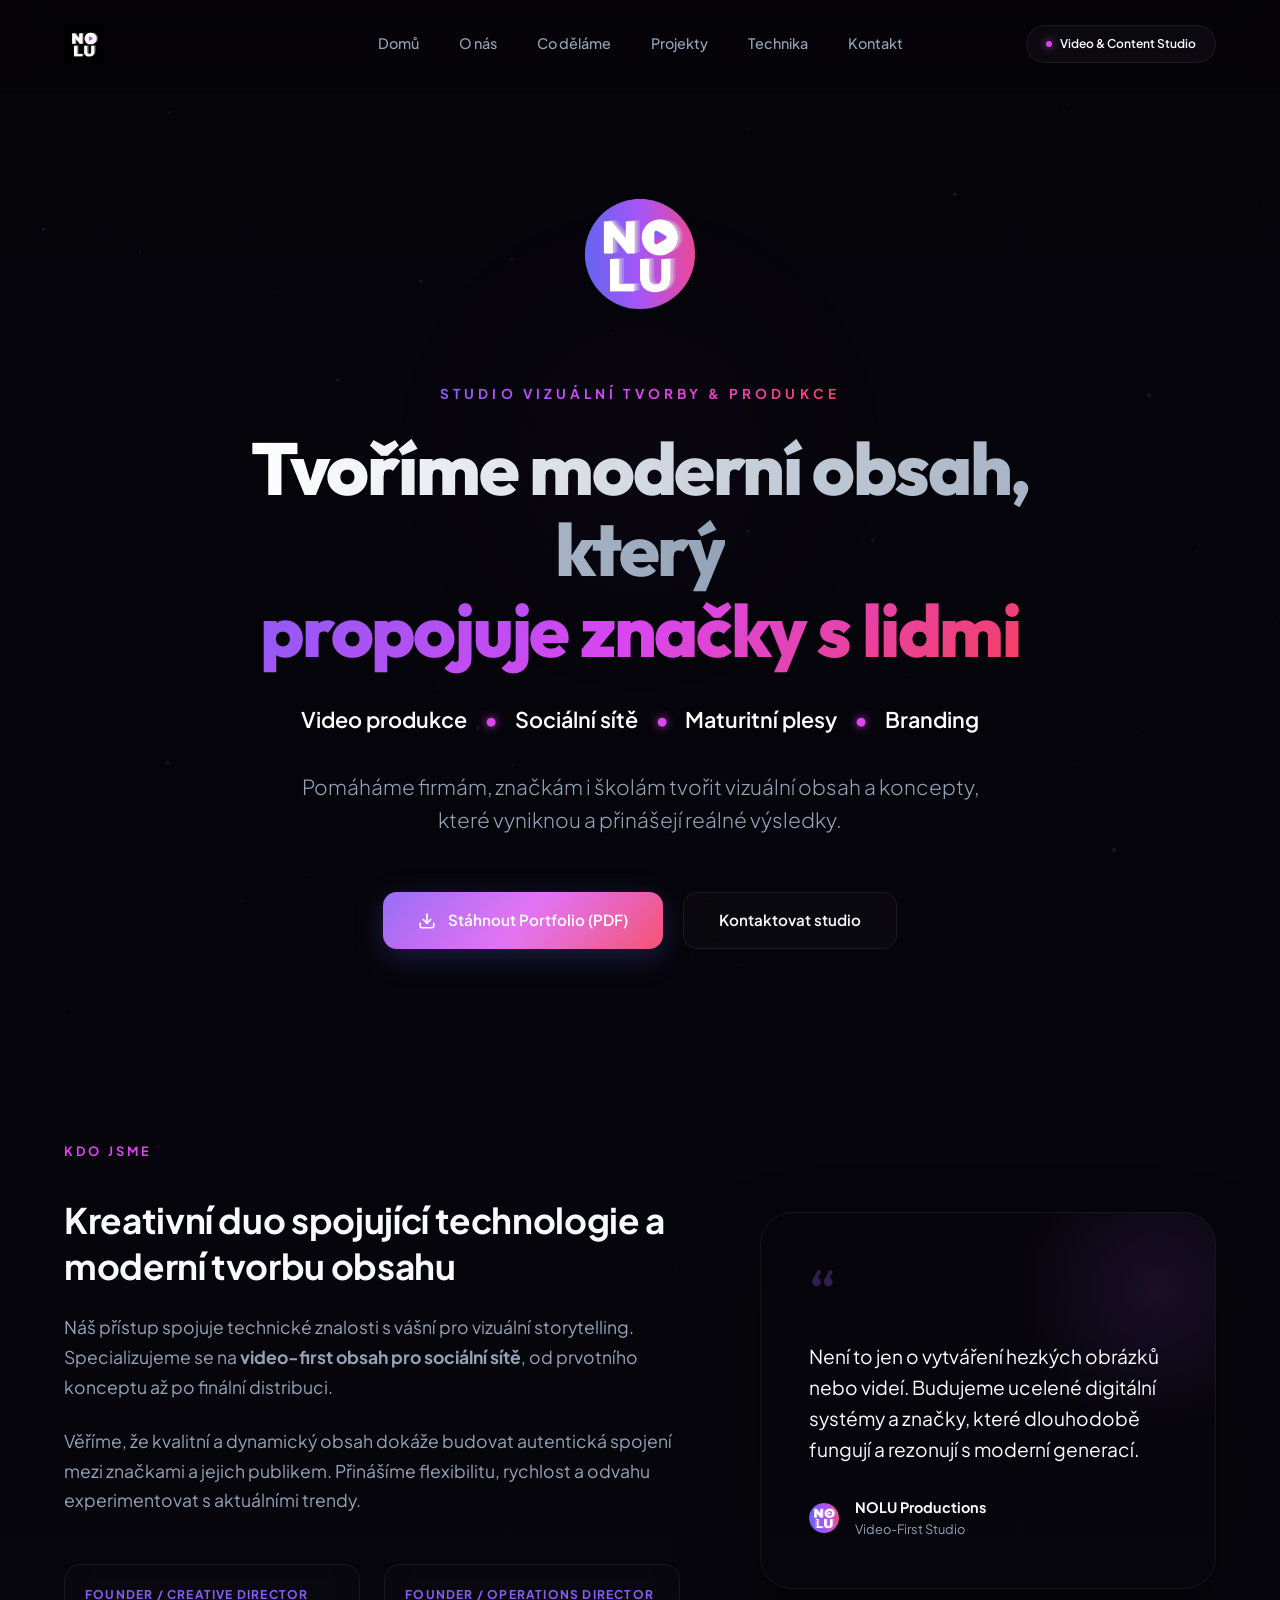
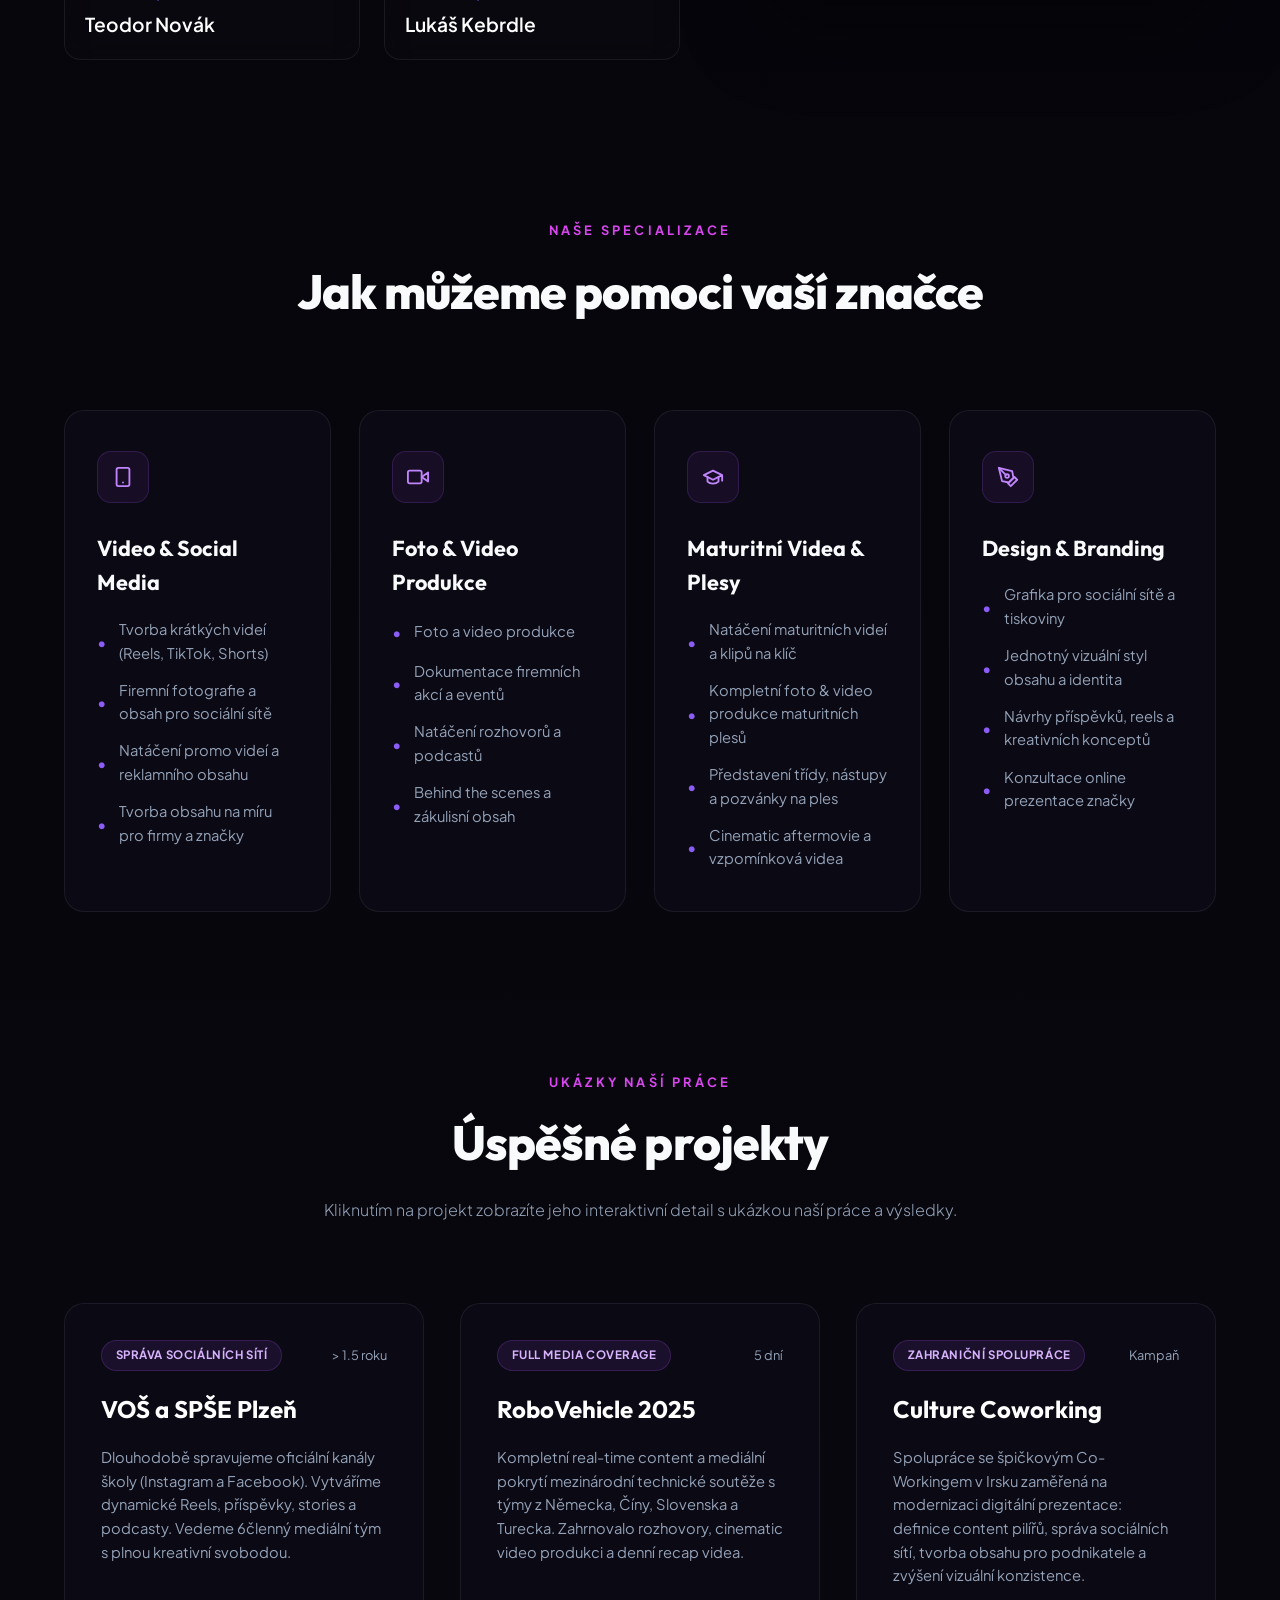
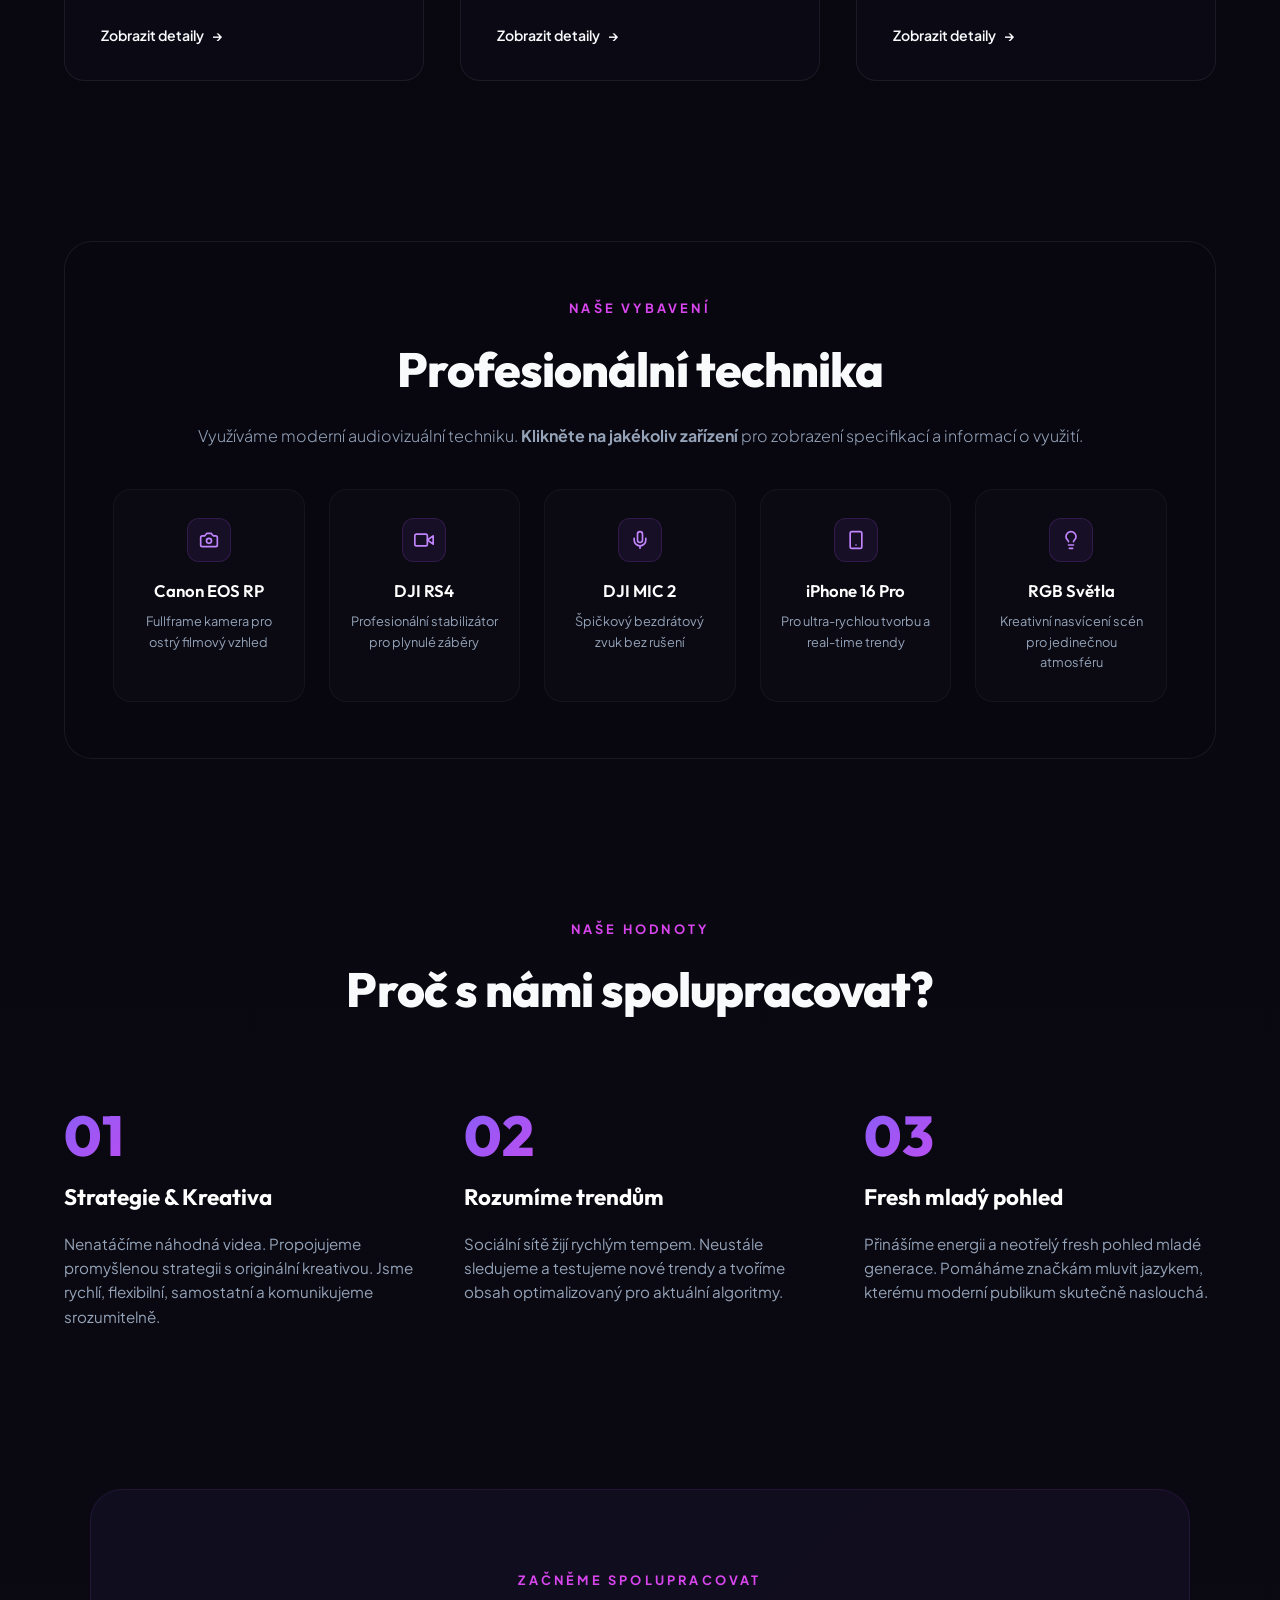
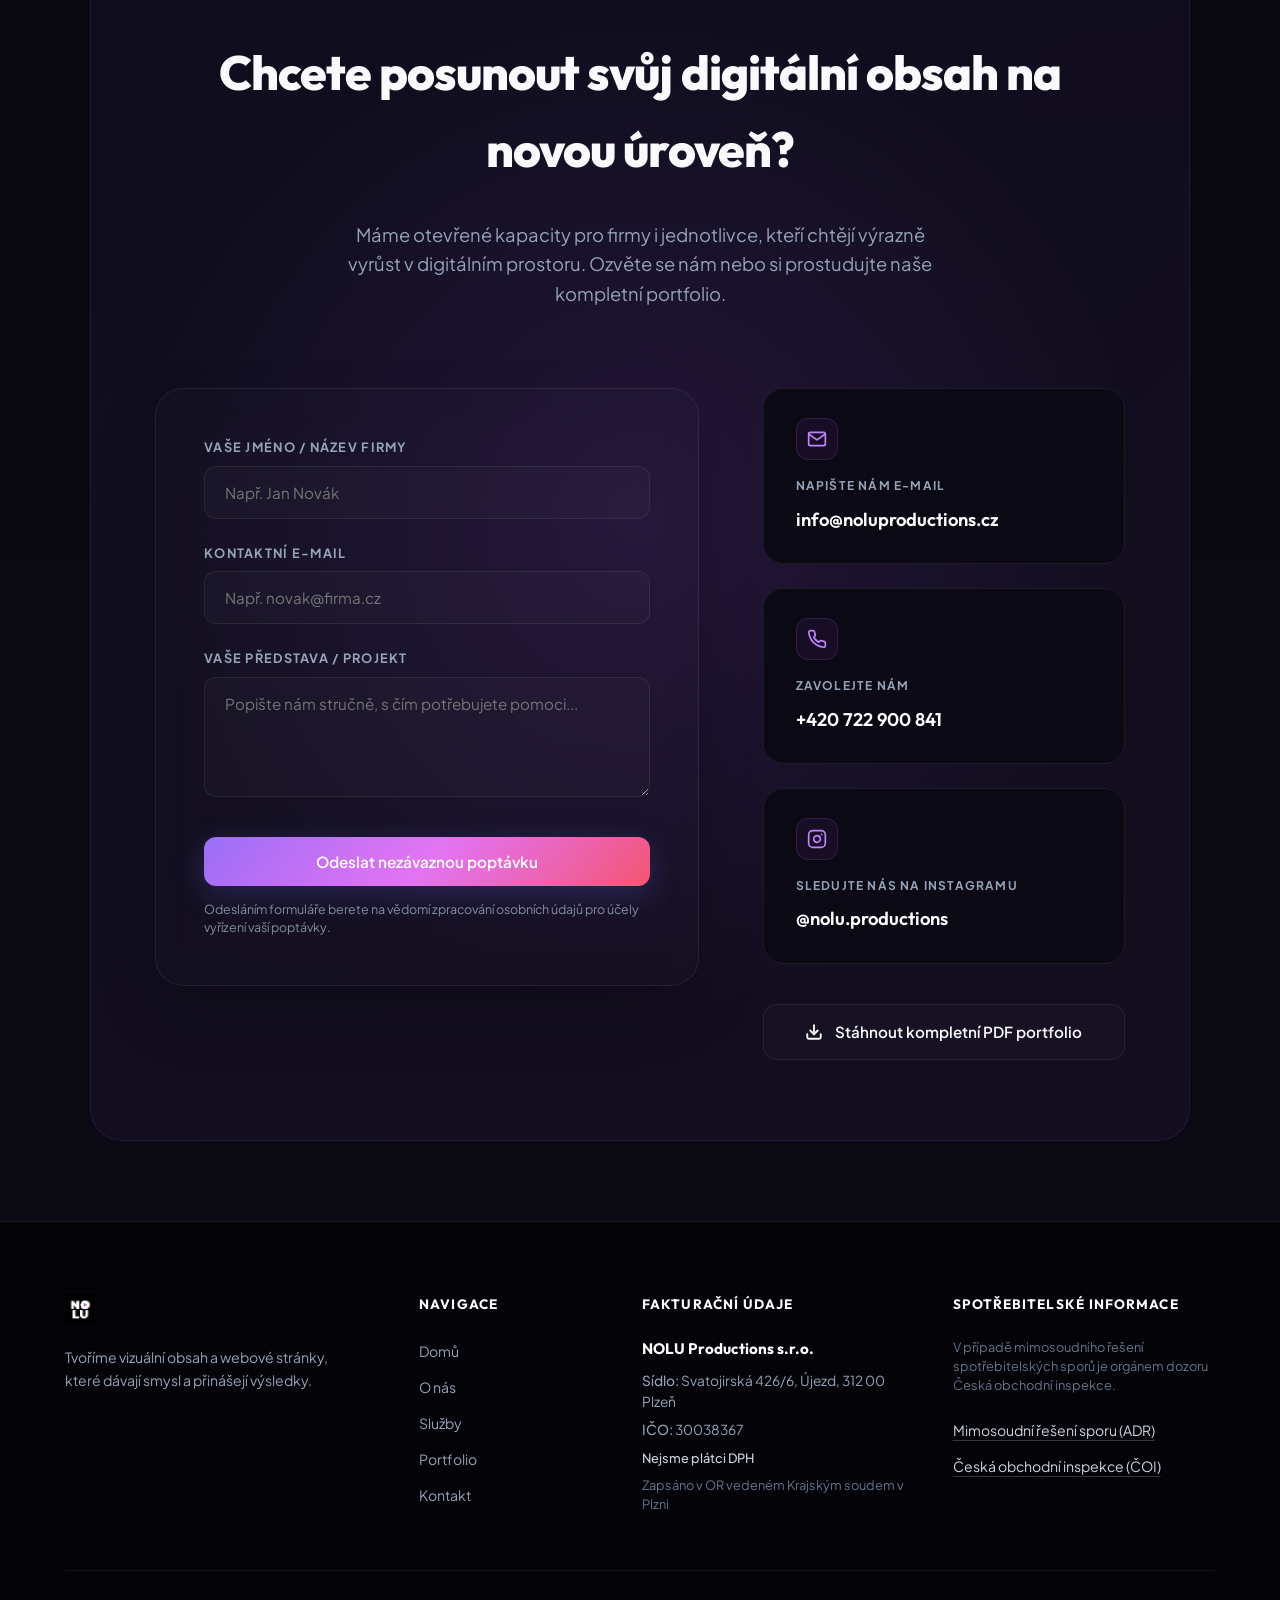
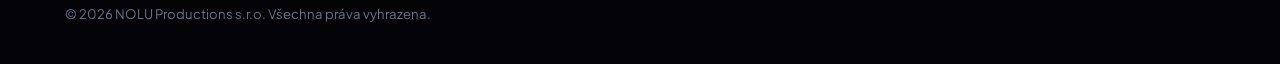
<file: index.html>
<!DOCTYPE html>
<html lang="cs">
<head>
    <!-- Google tag (gtag.js) -->
    <script async src="https://www.googletagmanager.com/gtag/js?id=G-DESPZNZKZW"></script>
    <script>
      window.dataLayer = window.dataLayer || [];
      function gtag(){dataLayer.push(arguments);}
      gtag('js', new Date());

      gtag('config', 'G-DESPZNZKZW');
    </script>
    <meta charset="UTF-8">
    <meta name="viewport" content="width=device-width, initial-scale=1.0">
    <title>NOLU Productions | Správa sociálních sítí, Reels a Video Produkce</title>
    <meta name="description" content="Tvoříme moderní obsah, který propojuje značky s lidmi. Reels, video produkce, branding a marketing pro firmy.">
    <meta name="keywords" content="social media, reels, marketing, video produkce, správa sociálních sítí, branding, Plzeň, NOLU Productions">
    <meta name="author" content="NOLU Productions">
    <link rel="canonical" href="https://www.noluproductions.cz/">
    <link rel="icon" type="image/png" sizes="32x32" href="favicon.png">
    <link rel="icon" type="image/png" sizes="48x48" href="favicon.png">
    <link rel="icon" type="image/png" sizes="192x192" href="favicon.png">
    <link rel="apple-touch-icon" sizes="180x180" href="favicon.png">
    <meta property="og:title" content="NOLU Productions">
    <meta property="og:description" content="Tvoříme moderní obsah, který propojuje značky s lidmi.">
    <meta property="og:url" content="https://www.noluproductions.cz">
    <meta property="og:type" content="website">
    <meta property="og:image" content="https://www.noluproductions.cz/logo.png">
    <!-- Google Fonts -->
    <link rel="preconnect" href="https://fonts.googleapis.com">
    <link rel="preconnect" href="https://fonts.gstatic.com" crossorigin>
    <link href="https://fonts.googleapis.com/css2?family=Outfit:wght@300;400;500;600;700;800&family=Plus+Jakarta+Sans:wght@300;400;500;600;700&display=swap" rel="stylesheet">
    <!-- External CSS stylesheet -->
    <link rel="stylesheet" href="css/style.css?v=4.4">
    <!-- External JS script -->
    <script src="js/script.js?v=4.4" defer></script>
    <!-- Structured Data / Schema.org JSON-LD -->
    <script type="application/ld+json">
    {
      "@context": "https://schema.org",
      "@graph": [
        {
          "@type": "LocalBusiness",
          "@id": "https://www.noluproductions.cz/#business",
          "name": "NOLU Productions",
          "alternateName": "NOLU Productions s.r.o.",
          "description": "Tvoříme moderní obsah, který propojuje značky s lidmi. Reels, video produkce, správa sociálních sítí, branding a marketing pro firmy.",
          "url": "https://www.noluproductions.cz",
          "logo": "https://www.noluproductions.cz/logo.png",
          "image": "https://www.noluproductions.cz/logo.png",
          "email": "info@noluproductions.cz",
          "address": {
            "@type": "PostalAddress",
            "addressLocality": "Plzeň",
            "addressCountry": "CZ"
          },
          "areaServed": {
            "@type": "Country",
            "name": "Česká republika"
          },
          "sameAs": [
            "https://www.instagram.com/noluproductions",
            "https://www.facebook.com/noluproductions"
          ],
          "priceRange": "$$",
          "currenciesAccepted": "CZK",
          "openingHoursSpecification": {
            "@type": "OpeningHoursSpecification",
            "dayOfWeek": ["Monday","Tuesday","Wednesday","Thursday","Friday"],
            "opens": "09:00",
            "closes": "18:00"
          },
          "hasOfferCatalog": {
            "@type": "OfferCatalog",
            "name": "Služby NOLU Productions",
            "itemListElement": [
              {
                "@type": "Offer",
                "itemOffered": {
                  "@type": "Service",
                  "name": "Video produkce",
                  "description": "Profesionální video produkce pro firmy, maturitní plesy a události."
                }
              },
              {
                "@type": "Offer",
                "itemOffered": {
                  "@type": "Service",
                  "name": "Správa sociálních sítí",
                  "description": "Kompletní správa a tvorba obsahu pro Instagram, Facebook a TikTok."
                }
              },
              {
                "@type": "Offer",
                "itemOffered": {
                  "@type": "Service",
                  "name": "Reels a krátká videa",
                  "description": "Tvorba virálních Reels a krátkých videí pro sociální sítě."
                }
              },
              {
                "@type": "Offer",
                "itemOffered": {
                  "@type": "Service",
                  "name": "Branding a grafika",
                  "description": "Vytváření vizuální identity a grafických materiálů pro firmy."
                }
              }
            ]
          }
        },
        {
          "@type": "WebSite",
          "@id": "https://www.noluproductions.cz/#website",
          "url": "https://www.noluproductions.cz",
          "name": "NOLU Productions",
          "description": "Studio vizuální tvorby a produkce — video, sociální sítě, branding.",
          "inLanguage": "cs",
          "publisher": {
            "@id": "https://www.noluproductions.cz/#business"
          }
        }
      ]
    }
    </script>
</head>
<body>

    <!-- Spotlight element tracking cursor glow -->
    <div class="spotlight" id="spotlight"></div>

    <!-- Header Navigation -->
    <header id="header">
        <a href="#" class="logo-container">
            <img src="GRAFIKA/LOGA/PNG/logo-navbar.png" alt="Nolu Productions" class="logo-img">
        </a>
        <nav>
            <a href="#hero">Domů</a>
            <a href="#o-nas">O nás</a>
            <a href="#sluzby">Co děláme</a>
            <a href="#projekty">Projekty</a>
            <a href="#technika">Technika</a>
            <a href="#kontakt">Kontakt</a>
        </nav>
        <div class="nav-actions">
            <div class="status-badge">
                <span class="status-dot"></span>
                Video & Content Studio
            </div>
        </div>
        <button class="menu-toggle" id="menu-toggle" aria-label="Menu">
            <span></span>
            <span></span>
            <span></span>
        </button>
    </header>

    <!-- Hero Section -->
    <section class="hero" id="hero">
        <!-- Interactive Canvas Background for subtle ambient particles -->
        <canvas id="particle-canvas"></canvas>

        <div class="hero-container">
            <div class="hero-logo-wrapper">
                <img src="GRAFIKA/LOGA/PNG/logo-hero.png" alt="Nolu Logo" class="hero-logo">
            </div>
            <span class="tagline">Studio vizuální tvorby & produkce</span>
            <h1>
                <span class="light">Tvoříme moderní obsah, který</span><br>
                <span class="colored">propojuje značky s lidmi</span>
            </h1>
            <p class="hero-tagline">
                Video produkce <span class="tag-dot">&bull;</span> Sociální sítě <span class="tag-dot">&bull;</span> Maturitní plesy <span class="tag-dot">&bull;</span> Branding
            </p>
            <p class="description">
                Pomáháme firmám, značkám i školám tvořit vizuální obsah a koncepty, které vyniknou a přinášejí reálné výsledky.
            </p>
            <div class="hero-cta">
                <a href="NOLU_portfolio.pdf" download class="btn btn-primary">
                    <svg width="18" height="18" viewBox="0 0 24 24" fill="none" stroke="currentColor" stroke-width="2.2" stroke-linecap="round" stroke-linejoin="round"><path d="M21 15v4a2 2 0 0 1-2 2H5a2 2 0 0 1-2-2v-4"></path><polyline points="7 10 12 15 17 10"></polyline><line x1="12" y1="15" x2="12" y2="3"></line></svg>
                    Stáhnout Portfolio (PDF)
                </a>
                <a href="#kontakt" class="btn btn-secondary">Kontaktovat studio</a>
            </div>
        </div>
    </section>

    <!-- O nás Section -->
    <section id="o-nas" class="reveal">
        <div class="about-grid">
            <div class="about-content">
                <span class="section-subtitle">Kdo jsme</span>
                <h2 class="about-heading">Kreativní duo spojující technologie a moderní tvorbu obsahu</h2>
                <p class="about-text">
                    Náš přístup spojuje technické znalosti s vášní pro vizuální storytelling. Specializujeme se na <strong>video-first obsah pro sociální sítě</strong>, od prvotního konceptu až po finální distribuci.
                </p>
                <p class="about-text">
                    Věříme, že kvalitní a dynamický obsah dokáže budovat autentická spojení mezi značkami a jejich publikem. Přinášíme flexibilitu, rychlost a odvahu experimentovat s aktuálními trendy.
                </p>
                
                <div class="creators">
                    <div class="creator-badge">
                        <div class="creator-title">Founder / Creative Director</div>
                        <div class="creator-name">Teodor Novák</div>
                    </div>
                    <div class="creator-badge">
                        <div class="creator-title">Founder / Operations Director</div>
                        <div class="creator-name">Lukáš Kebrdle</div>
                    </div>
                </div>
            </div>

            <div class="about-visual">
                <div class="visual-card glass-card-tilt">
                    <div class="visual-card-glow"></div>
                    <div class="quote-icon">“</div>
                    <p class="quote-text">
                        Není to jen o vytváření hezkých obrázků nebo videí. Budujeme ucelené digitální systémy a značky, které dlouhodobě fungují a rezonují s moderní generací.
                    </p>
                    <div style="display: flex; align-items: center; gap: 1rem;">
                        <img src="GRAFIKA/LOGA/PNG/logo4-web.png" alt="Nolu" style="height: 30px;">
                        <div>
                            <p style="font-weight: 700; font-size: 0.9rem;">NOLU Productions</p>
                            <p style="font-size: 0.8rem; color: var(--text-secondary);">Video-First Studio</p>
                        </div>
                    </div>
                </div>
            </div>
        </div>
    </section>

    <!-- Sluzby Section -->
    <section id="sluzby" class="reveal">
        <div class="section-header">
            <span class="section-subtitle">Naše specializace</span>
            <h2 class="section-title">Jak můžeme pomoci vaší značce</h2>
        </div>
        
        <div class="services-grid">
            <!-- Service 1 -->
            <div class="service-card glass-card-tilt reveal reveal-delay-1">
                <div class="service-icon-box">
                    <svg width="22" height="22" viewBox="0 0 24 24" fill="none" stroke="currentColor" stroke-width="2" stroke-linecap="round" stroke-linejoin="round"><rect x="5" y="2" width="14" height="20" rx="2" ry="2"></rect><line x1="12" y1="18" x2="12.01" y2="18"></line></svg>
                </div>
                <h3 class="service-title">Video & Social Media</h3>
                <ul class="service-list">
                    <li>Tvorba krátkých videí (Reels, TikTok, Shorts)</li>
                    <li>Firemní fotografie a obsah pro sociální sítě</li>
                    <li>Natáčení promo videí a reklamního obsahu</li>
                    <li>Tvorba obsahu na míru pro firmy a značky</li>
                </ul>
            </div>

            <!-- Service 2 -->
            <div class="service-card glass-card-tilt reveal reveal-delay-2">
                <div class="service-icon-box">
                    <svg width="22" height="22" viewBox="0 0 24 24" fill="none" stroke="currentColor" stroke-width="2" stroke-linecap="round" stroke-linejoin="round"><path d="M23 7l-7 5 7 5V7z"></path><rect x="1" y="5" width="15" height="14" rx="2" ry="2"></rect></svg>
                </div>
                <h3 class="service-title">Foto & Video Produkce</h3>
                <ul class="service-list">
                    <li>Foto a video produkce</li>
                    <li>Dokumentace firemních akcí a eventů</li>
                    <li>Natáčení rozhovorů a podcastů</li>
                    <li>Behind the scenes a zákulisní obsah</li>
                </ul>
            </div>

            <!-- Service 3: Maturitní Videa & Plesy -->
            <div class="service-card glass-card-tilt reveal reveal-delay-3">
                <div class="service-icon-box">
                    <svg width="22" height="22" viewBox="0 0 24 24" fill="none" stroke="currentColor" stroke-width="2" stroke-linecap="round" stroke-linejoin="round"><path d="M22 10v6M2 10l10-5 10 5-10 5z"></path><path d="M6 12v5c3 3 9 3 12 0v-5"></path></svg>
                </div>
                <h3 class="service-title">Maturitní Videa & Plesy</h3>
                <ul class="service-list">
                    <li>Natáčení maturitních videí a klipů na klíč</li>
                    <li>Kompletní foto & video produkce maturitních plesů</li>
                    <li>Představení třídy, nástupy a pozvánky na ples</li>
                    <li>Cinematic aftermovie a vzpomínková videa</li>
                </ul>
            </div>

            <!-- Service 4 -->
            <div class="service-card glass-card-tilt reveal reveal-delay-4">
                <div class="service-icon-box">
                    <svg width="22" height="22" viewBox="0 0 24 24" fill="none" stroke="currentColor" stroke-width="2" stroke-linecap="round" stroke-linejoin="round"><path d="M12 19l7-7 3 3-7 7-3-3z"></path><path d="M18 13l-1.5-7.5L2 2l3.5 14.5L13 18l5-5z"></path><path d="M2 2l7.586 7.586"></path><circle cx="11" cy="11" r="2"></circle></svg>
                </div>
                <h3 class="service-title">Design & Branding</h3>
                <ul class="service-list">
                    <li>Grafika pro sociální sítě a tiskoviny</li>
                    <li>Jednotný vizuální styl obsahu a identita</li>
                    <li>Návrhy příspěvků, reels a kreativních konceptů</li>
                    <li>Konzultace online prezentace značky</li>
                </ul>
            </div>
        </div>
    </section>

    <!-- Projekty Section -->
    <section id="projekty" class="reveal">
        <div class="section-header">
            <span class="section-subtitle">Ukázky naší práce</span>
            <h2 class="section-title">Úspěšné projekty</h2>
            <p style="color: var(--text-secondary); margin-top: 1rem; font-weight: 300;">
                Kliknutím na projekt zobrazíte jeho interaktivní detail s ukázkou naší práce a výsledky.
            </p>
        </div>

        <div class="projects-grid">
            <!-- Project 1 -->
            <div class="project-card glass-card-tilt reveal reveal-delay-1" data-project-id="vos-spse">
                <div class="project-content">
                    <div class="project-meta">
                        <span class="project-tag">Správa sociálních sítí</span>
                        <span class="project-duration">> 1.5 roku</span>
                    </div>
                    <h3 class="project-title">VOŠ a SPŠE Plzeň</h3>
                    <p class="project-description">
                        Dlouhodobě spravujeme oficiální kanály školy (Instagram a Facebook). Vytváříme dynamické Reels, příspěvky, stories a podcasty. Vedeme 6členný mediální tým s plnou kreativní svobodou.
                    </p>
                    <button class="project-btn">Zobrazit detaily</button>
                </div>
            </div>

            <!-- Project 2 -->
            <div class="project-card glass-card-tilt reveal reveal-delay-2" data-project-id="robovehicle">
                <div class="project-content">
                    <div class="project-meta">
                        <span class="project-tag">Full Media Coverage</span>
                        <span class="project-duration">5 dní</span>
                    </div>
                    <h3 class="project-title">RoboVehicle 2025</h3>
                    <p class="project-description">
                        Kompletní real-time content a mediální pokrytí mezinárodní technické soutěže s týmy z Německa, Číny, Slovenska a Turecka. Zahrnovalo rozhovory, cinematic video produkci a denní recap videa.
                    </p>
                    <button class="project-btn">Zobrazit detaily</button>
                </div>
            </div>

            <!-- Project 3 -->
            <div class="project-card glass-card-tilt reveal reveal-delay-3" data-project-id="culture-coworking">
                <div class="project-content">
                    <div class="project-meta">
                        <span class="project-tag">Zahraniční spolupráce</span>
                        <span class="project-duration">Kampaň</span>
                    </div>
                    <h3 class="project-title">Culture Coworking</h3>
                    <p class="project-description">
                        Spolupráce se špičkovým Co-Workingem v Irsku zaměřená na modernizaci digitální prezentace: definice content pilířů, správa sociálních sítí, tvorba obsahu pro podnikatele a zvýšení vizuální konzistence.
                    </p>
                    <button class="project-btn">Zobrazit detaily</button>
                </div>
            </div>
        </div>
    </section>

    <!-- Technika Section -->
    <section id="technika" class="reveal">
        <div class="tech-container">
            <div class="section-header" style="margin-bottom: 2rem;">
                <span class="section-subtitle">Naše vybavení</span>
                <h2 class="section-title">Profesionální technika</h2>
                <p style="color: var(--text-secondary); margin-top: 1rem; font-weight: 300;">
                    Využíváme moderní audiovizuální techniku. <strong>Klikněte na jakékoliv zařízení</strong> pro zobrazení specifikací a informací o využití.
                </p>
            </div>

            <div class="tech-grid">
                <div class="tech-item reveal reveal-delay-1">
                    <span class="tech-icon">
                        <svg width="20" height="20" viewBox="0 0 24 24" fill="none" stroke="currentColor" stroke-width="2" stroke-linecap="round" stroke-linejoin="round"><path d="M14.5 4h-5L7 7H4a2 2 0 0 0-2 2v9a2 2 0 0 0 2 2h16a2 2 0 0 0 2-2V9a2 2 0 0 0-2-2h-3l-2.5-3z"></path><circle cx="12" cy="13" r="3"></circle></svg>
                    </span>
                    <h4 class="tech-name">Canon EOS RP</h4>
                    <p class="tech-desc">Fullframe kamera pro ostrý filmový vzhled</p>
                </div>
                <div class="tech-item reveal reveal-delay-2">
                    <span class="tech-icon">
                        <svg width="20" height="20" viewBox="0 0 24 24" fill="none" stroke="currentColor" stroke-width="2" stroke-linecap="round" stroke-linejoin="round"><path d="M23 7l-7 5 7 5V7z"></path><rect x="1" y="5" width="15" height="14" rx="2" ry="2"></rect></svg>
                    </span>
                    <h4 class="tech-name">DJI RS4</h4>
                    <p class="tech-desc">Profesionální stabilizátor pro plynulé záběry</p>
                </div>
                <div class="tech-item reveal reveal-delay-3">
                    <span class="tech-icon">
                        <svg width="20" height="20" viewBox="0 0 24 24" fill="none" stroke="currentColor" stroke-width="2" stroke-linecap="round" stroke-linejoin="round"><path d="M12 2a3 3 0 0 0-3 3v7a3 3 0 0 0 6 0V5a3 3 0 0 0-3-3z"></path><path d="M19 10v2a7 7 0 0 1-14 0v-2"></path><line x1="12" y1="19" x2="12" y2="22"></line></svg>
                    </span>
                    <h4 class="tech-name">DJI MIC 2</h4>
                    <p class="tech-desc">Špičkový bezdrátový zvuk bez rušení</p>
                </div>
                <div class="tech-item reveal reveal-delay-2">
                    <span class="tech-icon">
                        <svg width="20" height="20" viewBox="0 0 24 24" fill="none" stroke="currentColor" stroke-width="2" stroke-linecap="round" stroke-linejoin="round"><rect x="5" y="2" width="14" height="20" rx="2" ry="2"></rect><line x1="12" y1="18" x2="12.01" y2="18"></line></svg>
                    </span>
                    <h4 class="tech-name">iPhone 16 Pro</h4>
                    <p class="tech-desc">Pro ultra-rychlou tvorbu a real-time trendy</p>
                </div>
                <div class="tech-item reveal reveal-delay-1">
                    <span class="tech-icon">
                        <svg width="20" height="20" viewBox="0 0 24 24" fill="none" stroke="currentColor" stroke-width="2" stroke-linecap="round" stroke-linejoin="round"><path d="M15 14c.2-1 .7-1.7 1.5-2.5 1-.9 1.5-2.2 1.5-3.5A6 6 0 0 0 6 8c0 1 .2 2.2 1.5 3.5.7.7 1.3 1.5 1.5 2.5"></path><path d="M9 18h6"></path><path d="M10 22h4"></path></svg>
                    </span>
                    <h4 class="tech-name">RGB Světla</h4>
                    <p class="tech-desc">Kreativní nasvícení scén pro jedinečnou atmosféru</p>
                </div>
            </div>
        </div>
    </section>

    <!-- Specifikace Gear Popover Toast (skrytý, spouští se v JS) -->
    <div class="tech-toast" id="tech-toast">
        <span class="tech-toast-icon" id="toast-icon">
            <svg width="20" height="20" viewBox="0 0 24 24" fill="none" stroke="currentColor" stroke-width="2" stroke-linecap="round" stroke-linejoin="round"><path d="M14.5 4h-5L7 7H4a2 2 0 0 0-2 2v9a2 2 0 0 0 2 2h16a2 2 0 0 0 2-2V9a2 2 0 0 0-2-2h-3l-2.5-3z"></path><circle cx="12" cy="13" r="3"></circle></svg>
        </span>
        <div>
            <h4 class="tech-toast-title" id="toast-title">Zařízení</h4>
            <p class="tech-toast-body" id="toast-body">Podrobnosti o technice.</p>
        </div>
    </div>

    <!-- Why Us Section (Proč spolupracovat) -->
    <section class="reveal">
        <div class="section-header">
            <span class="section-subtitle">Naše hodnoty</span>
            <h2 class="section-title">Proč s námi spolupracovat?</h2>
        </div>

        <div class="usp-grid">
            <div class="usp-item reveal reveal-delay-1">
                <div class="usp-num">01</div>
                <h3 class="usp-title">Strategie & Kreativa</h3>
                <p class="usp-text">
                    Nenatáčíme náhodná videa. Propojujeme promyšlenou strategii s originální kreativou. Jsme rychlí, flexibilní, samostatní a komunikujeme srozumitelně.
                </p>
            </div>
            <div class="usp-item reveal reveal-delay-2">
                <div class="usp-num">02</div>
                <h3 class="usp-title">Rozumíme trendům</h3>
                <p class="usp-text">
                    Sociální sítě žijí rychlým tempem. Neustále sledujeme a testujeme nové trendy a tvoříme obsah optimalizovaný pro aktuální algoritmy.
                </p>
            </div>
            <div class="usp-item reveal reveal-delay-3">
                <div class="usp-num">03</div>
                <h3 class="usp-title">Fresh mladý pohled</h3>
                <p class="usp-text">
                    Přinášíme energii a neotřelý fresh pohled mladé generace. Pomáháme značkám mluvit jazykem, kterému moderní publikum skutečně naslouchá.
                </p>
            </div>
        </div>
    </section>

    <!-- Kontakt Section & CTA -->
    <section id="kontakt" class="reveal">
        <div class="cta-section">
            <span class="section-subtitle">Začněme spolupracovat</span>
            <h2 class="cta-title">Chcete posunout svůj digitální obsah na novou úroveň?</h2>
            <p class="cta-desc">
                Máme otevřené kapacity pro firmy i jednotlivce, kteří chtějí výrazně vyrůst v digitálním prostoru. Ozvěte se nám nebo si prostudujte naše kompletní portfolio.
            </p>

            <div class="contact-section-grid">
                <!-- Left: Premium Interactive Form -->
                <div class="contact-form-card glass-card-tilt reveal reveal-delay-1">
                    <form id="contact-form">
                        <div class="form-group">
                            <label class="form-label" for="form-name">Vaše Jméno / Název firmy</label>
                            <input class="form-input" type="text" id="form-name" placeholder="Např. Jan Novák" required>
                        </div>
                        <div class="form-group">
                            <label class="form-label" for="form-email">Kontaktní E-mail</label>
                            <input class="form-input" type="email" id="form-email" placeholder="Např. novak@firma.cz" required>
                        </div>
                        <div class="form-group">
                            <label class="form-label" for="form-msg">Vaše představa / projekt</label>
                            <textarea class="form-input" id="form-msg" placeholder="Popište nám stručně, s čím potřebujete pomoci..." required></textarea>
                        </div>
                        <button type="submit" class="btn btn-primary" style="width: 100%; border-radius: 12px; margin-top: 1rem;">
                            Odeslat nezávaznou poptávku
                        </button>
                        <div class="form-status" id="form-status">Status odeslání.</div>
                        <p class="form-privacy-note">
                            Odesláním formuláře berete na vědomí zpracování osobních údajů pro účely vyřízení vaší poptávky.
                        </p>
                    </form>
                </div>

                <!-- Right: Quick Contacts & Secondary CTA -->
                <div class="contact-card-container reveal reveal-delay-2">
                    <a href="mailto:info@noluproductions.cz" class="contact-card">
                        <span class="contact-icon">
                            <svg width="20" height="20" viewBox="0 0 24 24" fill="none" stroke="currentColor" stroke-width="2" stroke-linecap="round" stroke-linejoin="round"><path d="M4 4h16c1.1 0 2 .9 2 2v12c0 1.1-.9 2-2 2H4c-1.1 0-2-.9-2-2V6c0-1.1.9-2 2-2z"></path><polyline points="22,6 12,13 2,6"></polyline></svg>
                        </span>
                        <span class="contact-label">Napište nám e-mail</span>
                        <span class="contact-value">info@noluproductions.cz</span>
                    </a>

                    <a href="tel:+420722900841" class="contact-card">
                        <span class="contact-icon">
                            <svg width="20" height="20" viewBox="0 0 24 24" fill="none" stroke="currentColor" stroke-width="2" stroke-linecap="round" stroke-linejoin="round"><path d="M22 16.92v3a2 2 0 0 1-2.18 2 19.79 19.79 0 0 1-8.63-3.07 19.5 19.5 0 0 1-6-6 19.79 19.79 0 0 1-3.07-8.67A2 2 0 0 1 4.11 2h3a2 2 0 0 1 2 1.72 12.84 12.84 0 0 0 .7 2.81 2 2 0 0 1-.45 2.11L8.09 9.91a16 16 0 0 0 6 6l1.27-1.27a2 2 0 0 1 2.11-.45 12.84 12.84 0 0 0 2.81.7A2 2 0 0 1 22 16.92z"></path></svg>
                        </span>
                        <span class="contact-label">Zavolejte nám</span>
                        <span class="contact-value">+420 722 900 841</span>
                    </a>
                    
                    <a href="https://www.instagram.com/nolu.productions/" target="_blank" class="contact-card">
                        <span class="contact-icon">
                            <svg width="20" height="20" viewBox="0 0 24 24" fill="none" stroke="currentColor" stroke-width="2" stroke-linecap="round" stroke-linejoin="round"><rect x="2" y="2" width="20" height="20" rx="5" ry="5"></rect><path d="M16 11.37A4 4 0 1 1 12.63 8 4 4 0 0 1 16 11.37z"></path><line x1="17.5" y1="6.5" x2="17.51" y2="6.5"></line></svg>
                        </span>
                        <span class="contact-label">Sledujte nás na Instagramu</span>
                        <span class="contact-value">@nolu.productions</span>
                    </a>

                    <div style="margin-top: 1rem; width: 100%;">
                        <a href="NOLU_portfolio.pdf" download class="btn btn-secondary" style="width: 100%;">
                            <svg width="18" height="18" viewBox="0 0 24 24" fill="none" stroke="currentColor" stroke-width="2.5" stroke-linecap="round" stroke-linejoin="round"><path d="M21 15v4a2 2 0 0 1-2 2H5a2 2 0 0 1-2-2v-4"></path><polyline points="7 10 12 15 17 10"></polyline><line x1="12" y1="15" x2="12" y2="3"></line></svg>
                            Stáhnout kompletní PDF portfolio
                        </a>
                    </div>
                </div>
            </div>
        </div>
    </section>

    <!-- Premium Interactive Modal (Project Details Showcase) -->
    <div class="modal-overlay" id="project-modal">
        <div class="modal-card">
            <button class="modal-close" id="modal-close">&times;</button>
            <div class="modal-body">
                <!-- Detailed stats & information list -->
                <div class="modal-details-col">
                    <div class="modal-title-wrapper">
                        <span class="project-tag" id="modal-tag">Kategorie</span>
                        <h3 class="modal-project-title" id="modal-title">Název projektu</h3>
                    </div>

                    <div class="modal-stats">
                        <div class="modal-stat-box">
                            <span class="modal-stat-label">Doba realizace</span>
                            <div class="modal-stat-value" id="modal-stat-dur">Doba</div>
                        </div>
                    </div>

                    <div>
                        <div class="modal-section-title">Naše role v projektu</div>
                        <p class="modal-desc-text" id="modal-stat-role" style="font-weight: 600; color: #ffffff; margin-bottom: 0.5rem;">Role</p>
                        <p class="modal-desc-text" id="modal-desc">Detailní popis.</p>
                    </div>

                    <div>
                        <div class="modal-section-title">Klíčové dodané výstupy</div>
                        <ul class="modal-bullets" id="modal-bullets">
                            <li>Výstup 1</li>
                        </ul>
                    </div>
                </div>
            </div>
        </div>
    </div>

    <!-- Footer -->
    <footer>
        <div class="footer-container">
            <div class="footer-grid">
                <!-- Col 1: Brand -->
                <div class="footer-col footer-col-brand">
                    <img src="GRAFIKA/LOGA/PNG/logo-navbar.png" alt="NOLU Productions" class="footer-logo">
                    <p class="footer-brand-desc">Tvoříme vizuální obsah a webové stránky, které dávají smysl a přinášejí výsledky.</p>
                </div>

                <!-- Col 2: Navigation -->
                <div class="footer-col">
                    <h4 class="footer-col-title">Navigace</h4>
                    <ul class="footer-col-links">
                        <li><a href="#hero">Domů</a></li>
                        <li><a href="#o-nas">O nás</a></li>
                        <li><a href="#sluzby">Služby</a></li>
                        <li><a href="#projekty">Portfolio</a></li>
                        <li><a href="#kontakt">Kontakt</a></li>
                    </ul>
                </div>

                <!-- Col 3: Company / Invoice Info -->
                <div class="footer-col">
                    <h4 class="footer-col-title">Fakturační údaje</h4>
                    <div class="footer-legal-info">
                        <p class="footer-company-name">NOLU Productions s.r.o.</p>
                        <p><span class="footer-label">Sídlo:</span> Svatojirská 426/6, Újezd, 312 00 Plzeň</p>
                        <p><span class="footer-label">IČO:</span> 30038367</p>
                        <p class="footer-vat-status">Nejsme plátci DPH</p>
                        <p class="footer-subtext">Zapsáno v OR vedeném Krajským soudem v Plzni</p>
                    </div>
                </div>

                <!-- Col 4: Consumer & Legal Info -->
                <div class="footer-col">
                    <h4 class="footer-col-title">Spotřebitelské informace</h4>
                    <p class="footer-subtext">
                        V případě mimosoudního řešení spotřebitelských sporů je orgánem dozoru Česká obchodní inspekce.
                    </p>
                    <ul class="footer-col-links footer-legal-links">
                        <li><a href="https://www.adr.coi.cz" target="_blank" rel="noopener">Mimosoudní řešení sporu (ADR)</a></li>
                        <li><a href="https://www.coi.cz" target="_blank" rel="noopener">Česká obchodní inspekce (ČOI)</a></li>
                    </ul>
                </div>
            </div>

            <div class="footer-bottom">
                <p class="footer-copy">&copy; 2026 NOLU Productions s.r.o. Všechna práva vyhrazena.</p>
            </div>
        </div>
    </footer>

</body>
</html>
</file>
<file: css/style.css>
/* ==========================================================================
   NOLU Productions - Premium Design System & Stylesheet
   ========================================================================== */

:root {
    --bg-color: #050409; /* Clean deep space black */
    --card-bg: rgba(255, 255, 255, 0.018);
    --card-border: rgba(255, 255, 255, 0.07); /* Subtle hairline card border */
    --text-primary: #f8fafc;
    --text-secondary: #94a3b8;
    --accent-primary: #8b5cf6; /* Royal violet */
    --accent-secondary: #d946ef; /* Neon magenta */
    --accent-tertiary: #f43f5e;
    --accent-glow: rgba(139, 92, 246, 0.12);
    
    --gradient-accent: linear-gradient(135deg, #8b5cf6 0%, #d946ef 50%, #f43f5e 100%);
    --gradient-dark: linear-gradient(180deg, #050409 0%, #0c0a14 100%);
    
    --transition-smooth: all 0.4s cubic-bezier(0.16, 1, 0.3, 1);
    --transition-fast: all 0.2s ease;
    
    --font-heading: 'Outfit', sans-serif;
    --font-body: 'Plus Jakarta Sans', sans-serif;
}

/* 1. Base & Reset Styles */
* {
    box-sizing: border-box;
    margin: 0;
    padding: 0;
    scroll-behavior: smooth;
}

body {
    background-color: var(--bg-color);
    background-image: var(--gradient-dark);
    color: var(--text-primary);
    font-family: var(--font-body);
    overflow-x: hidden;
    min-height: 100vh;
    line-height: 1.6;
}

/* Custom Scrollbar */
::-webkit-scrollbar {
    width: 8px;
}
::-webkit-scrollbar-track {
    background: var(--bg-color);
}
::-webkit-scrollbar-thumb {
    background: rgba(255, 255, 255, 0.08);
    border-radius: 99px;
}
::-webkit-scrollbar-thumb:hover {
    background: var(--accent-secondary);
}

/* Ambient glows */
.ambient-bg {
    position: fixed;
    top: 0;
    left: 0;
    width: 100%;
    height: 100%;
    z-index: -1;
    overflow: hidden;
    pointer-events: none;
    opacity: 0.4;
}

.glow-sphere {
    position: absolute;
    border-radius: 50%;
    filter: blur(140px);
    pointer-events: none;
}

.glow-sphere-1 {
    width: 500px;
    height: 500px;
    top: -200px;
    right: -100px;
    background: radial-gradient(circle, rgba(139, 92, 246, 0.1) 0%, rgba(5, 4, 9, 0) 70%);
}

.glow-sphere-2 {
    width: 600px;
    height: 600px;
    bottom: -200px;
    left: -200px;
    background: radial-gradient(circle, rgba(99, 102, 241, 0.08) 0%, rgba(5, 4, 9, 0) 70%);
}

/* Canvas overlay */
#particle-canvas {
    position: absolute;
    top: 0;
    left: 0;
    width: 100%;
    height: 100%;
    z-index: 1;
    pointer-events: none;
}

.spotlight {
    position: fixed;
    top: 0;
    left: 0;
    width: 100%;
    height: 100%;
    z-index: 0;
    pointer-events: none;
    background: radial-gradient(circle 320px at var(--mouse-x, 50%) var(--mouse-y, 50%), rgba(168, 85, 247, 0.03), transparent 80%);
}

/* 2. Scroll Reveal System */
.reveal {
    opacity: 0;
    transform: translateY(30px);
    transition: opacity 0.8s ease, transform 0.8s cubic-bezier(0.16, 1, 0.3, 1);
}

.reveal.active {
    opacity: 1;
    transform: translateY(0);
}

.reveal-delay-1 { transition-delay: 0.1s; }
.reveal-delay-2 { transition-delay: 0.2s; }
.reveal-delay-3 { transition-delay: 0.3s; }

/* 3. Navigation Header */
.menu-toggle {
    display: none;
}

header {
    position: fixed;
    top: 0;
    left: 0;
    width: 100%;
    display: flex;
    justify-content: space-between;
    align-items: center;
    padding: 1.5rem 4rem;
    z-index: 100;
    background: rgba(5, 4, 9, 0.6);
    backdrop-filter: blur(20px);
    -webkit-backdrop-filter: blur(20px);
    border-bottom: 1px solid rgba(255, 255, 255, 0.02);
    transition: var(--transition-smooth);
}

header.scrolled {
    padding: 0.9rem 4rem;
    background: rgba(5, 4, 9, 0.85);
    border-bottom: 1px solid rgba(255, 255, 255, 0.05);
    box-shadow: 0 10px 30px rgba(0, 0, 0, 0.4);
}

.logo-container {
    display: flex;
    align-items: center;
    text-decoration: none;
    flex: 1;
}

.logo-img {
    height: 40px;
    width: auto;
    object-fit: contain;
    transition: var(--transition-smooth);
}

.logo-img:hover {
    transform: scale(1.04);
}

nav {
    display: flex;
    align-items: center;
    gap: 2.5rem;
}

nav a {
    color: var(--text-secondary);
    text-decoration: none;
    font-size: 0.9rem;
    font-weight: 500;
    transition: var(--transition-fast);
    position: relative;
}

nav a::after {
    content: '';
    position: absolute;
    bottom: -6px;
    left: 0;
    width: 0;
    height: 2px;
    background: var(--gradient-accent);
    transition: var(--transition-smooth);
    border-radius: 99px;
}

nav a:hover {
    color: var(--text-primary);
}

nav a:hover::after {
    width: 100%;
}

.nav-actions {
    display: flex;
    align-items: center;
    justify-content: flex-end;
    gap: 1.5rem;
    flex: 1;
}

.status-badge {
    background: rgba(255, 255, 255, 0.03);
    border: 1px solid var(--card-border);
    padding: 0.5rem 1.2rem;
    border-radius: 9999px;
    font-size: 0.75rem;
    font-weight: 600;
    color: var(--text-primary);
    display: flex;
    align-items: center;
    gap: 0.5rem;
    backdrop-filter: blur(10px);
}

.status-dot {
    width: 6px;
    height: 6px;
    background-color: var(--accent-secondary);
    border-radius: 50%;
    box-shadow: 0 0 10px var(--accent-secondary);
    animation: pulse 2s infinite;
}

@keyframes pulse {
    0% {
        transform: scale(0.95);
        box-shadow: 0 0 0 0 rgba(168, 85, 247, 0.6);
    }
    70% {
        transform: scale(1);
        box-shadow: 0 0 0 6px rgba(168, 85, 247, 0);
    }
    100% {
        transform: scale(0.95);
        box-shadow: 0 0 0 0 rgba(168, 85, 247, 0);
    }
}

/* 4. Hero Section */
.hero {
    position: relative;
    padding-top: 11rem;
    padding-bottom: 7rem;
    min-height: 95vh;
    display: flex;
    flex-direction: column;
    justify-content: center;
    align-items: center;
    text-align: center;
    z-index: 10;
}

.hero-container {
    max-width: 900px;
    padding: 0 2rem;
    display: flex;
    flex-direction: column;
    align-items: center;
    gap: 1.5rem;
}

.hero-logo-wrapper {
    margin-bottom: 1rem;
    position: relative;
    animation: float-logo 5s infinite alternate ease-in-out;
}

@keyframes float-logo {
    0% {
        transform: translateY(0px) rotate(0deg);
        filter: drop-shadow(0 10px 15px rgba(168, 85, 247, 0.15));
    }
    100% {
        transform: translateY(-12px) rotate(2deg);
        filter: drop-shadow(0 25px 25px rgba(99, 102, 241, 0.35));
    }
}

.hero-logo {
    width: 160px;
    height: auto;
    object-fit: contain;
    border: none;
    border-radius: 0;
    background-color: transparent;
}

.tagline {
    font-size: 0.85rem;
    font-weight: 700;
    text-transform: uppercase;
    letter-spacing: 0.3em;
    background: var(--gradient-accent);
    -webkit-background-clip: text;
    -webkit-text-fill-color: transparent;
}

h1 {
    font-family: var(--font-heading);
    font-weight: 800;
    font-size: clamp(2.4rem, 7.5vw, 4.6rem);
    line-height: 1.1;
    letter-spacing: -0.03em;
    color: #ffffff;
}

h1 span.light {
    background: linear-gradient(to right, #ffffff, #94a3b8);
    -webkit-background-clip: text;
    -webkit-text-fill-color: transparent;
}

h1 span.colored {
    background: var(--gradient-accent);
    -webkit-background-clip: text;
    -webkit-text-fill-color: transparent;
}

.hero-tagline {
    font-size: clamp(1.1rem, 2.4vw, 1.35rem);
    font-weight: 600;
    color: #ffffff;
    margin-top: 0.5rem;
    text-align: center;
}

.tag-dot {
    color: var(--accent-secondary);
    margin: 0 0.8rem;
    font-weight: 700;
    text-shadow: 0 0 10px rgba(217, 70, 239, 0.85);
    display: inline-block;
}

.description {
    font-size: clamp(1.1rem, 2.5vw, 1.3rem);
    color: var(--text-secondary);
    max-width: 680px;
    line-height: 1.6;
    font-weight: 300;
    margin-top: 0.5rem;
}

.hero-cta {
    display: flex;
    gap: 1.25rem;
    margin-top: 2rem;
    flex-wrap: wrap;
    justify-content: center;
}

/* 5. Buttons */
.btn {
    display: inline-flex;
    align-items: center;
    justify-content: center;
    padding: 0.95rem 2.2rem;
    border-radius: 14px;
    font-size: 0.95rem;
    font-weight: 600;
    text-decoration: none;
    cursor: pointer;
    transition: var(--transition-smooth);
    font-family: var(--font-body);
    gap: 0.75rem;
}

.btn-primary {
    background: var(--gradient-accent);
    color: #ffffff;
    border: none;
    box-shadow: 0 8px 30px rgba(99, 102, 241, 0.25);
    position: relative;
    overflow: hidden;
}

.btn-primary:hover {
    transform: translateY(-2px);
    box-shadow: 0 12px 40px rgba(99, 102, 241, 0.45);
}

.btn-primary::after {
    content: '';
    position: absolute;
    top: 0;
    left: -50%;
    width: 200%;
    height: 100%;
    background: linear-gradient(to right, transparent, rgba(255, 255, 255, 0.25), transparent);
    transform: skewX(-30deg);
    transition: 0.75s;
}

.btn-primary:hover::after {
    left: 120%;
}

.btn-secondary {
    background: rgba(255, 255, 255, 0.02);
    color: var(--text-primary);
    border: 1px solid var(--card-border);
    backdrop-filter: blur(10px);
    -webkit-backdrop-filter: blur(10px);
}

.btn-secondary:hover {
    background: rgba(255, 255, 255, 0.08);
    border-color: rgba(255, 255, 255, 0.2);
    transform: translateY(-2px);
}

/* 6. Section layout */
section {
    padding: 5rem 4rem;
    max-width: 1300px;
    margin: 0 auto;
    position: relative;
    z-index: 10;
}

.section-header {
    text-align: center;
    margin-bottom: 5rem;
}

.section-subtitle {
    font-size: 0.8rem;
    font-weight: 700;
    text-transform: uppercase;
    letter-spacing: 0.25em;
    color: var(--accent-secondary);
    margin-bottom: 0.75rem;
    display: block;
}

.section-title {
    font-family: var(--font-heading);
    font-size: clamp(2rem, 5vw, 3rem);
    font-weight: 800;
    letter-spacing: -0.02em;
}

/* 7. About Us Section */
.about-grid {
    display: grid;
    grid-template-columns: 1.15fr 0.85fr;
    gap: 5rem;
    align-items: center;
}

.about-content {
    display: flex;
    flex-direction: column;
    gap: 1.5rem;
}

.about-heading {
    font-size: 2.2rem;
    font-weight: 700;
    line-height: 1.3;
    letter-spacing: -0.01em;
}

.about-text {
    color: var(--text-secondary);
    font-size: 1.1rem;
    line-height: 1.7;
}

.creators {
    display: flex;
    gap: 1.5rem;
    margin-top: 1.5rem;
}

.creator-badge {
    background: rgba(255, 255, 255, 0.01);
    border: 1px solid var(--card-border);
    padding: 1.25rem;
    border-radius: 16px;
    flex: 1;
    backdrop-filter: blur(10px);
}

.creator-title {
    font-size: 0.75rem;
    text-transform: uppercase;
    letter-spacing: 0.1em;
    color: var(--accent-primary);
    font-weight: 700;
    margin-bottom: 0.25rem;
}

.creator-name {
    font-size: 1.2rem;
    font-weight: 600;
    color: #ffffff;
}

.about-visual {
    position: relative;
    display: flex;
    justify-content: center;
}

.visual-card {
    background: radial-gradient(135deg, rgba(255, 255, 255, 0.04) 0%, rgba(255, 255, 255, 0.005) 100%);
    border: 1px solid var(--card-border);
    border-radius: 32px;
    padding: 3rem;
    position: relative;
    overflow: hidden;
    width: 100%;
    box-shadow: 0 40px 80px rgba(0, 0, 0, 0.4);
}

.visual-card-glow {
    position: absolute;
    top: -20%;
    right: -20%;
    width: 300px;
    height: 300px;
    background: radial-gradient(circle, rgba(168, 85, 247, 0.12) 0%, transparent 70%);
    z-index: 0;
    pointer-events: none;
}

.quote-icon {
    font-size: 4rem;
    color: var(--accent-primary);
    line-height: 1;
    margin-bottom: 1rem;
    font-family: var(--font-heading);
    opacity: 0.3;
}

.quote-text {
    font-size: 1.2rem;
    font-weight: 400;
    color: var(--text-primary);
    line-height: 1.6;
    margin-bottom: 2rem;
    position: relative;
    z-index: 1;
}

/* 8. Services Section */
.services-grid {
    display: grid;
    grid-template-columns: repeat(4, 1fr);
    gap: 1.75rem;
}

.service-card {
    background: #0b0914;
    border: 1px solid var(--card-border);
    border-radius: 20px;
    padding: 2.5rem 2rem;
    transition: var(--transition-smooth);
    position: relative;
    overflow: hidden;
}

.service-card:hover {
    transform: translateY(-5px);
    border-color: rgba(255, 255, 255, 0.15);
    box-shadow: 0 20px 40px rgba(0, 0, 0, 0.4);
}

.service-icon-box {
    width: 52px;
    height: 52px;
    background: rgba(168, 85, 247, 0.08);
    border: 1px solid rgba(168, 85, 247, 0.18);
    border-radius: 14px;
    display: flex;
    align-items: center;
    justify-content: center;
    color: #c084fc;
    margin-bottom: 1.75rem;
    transition: var(--transition-smooth);
}

.service-card:hover .service-icon-box {
    background: rgba(168, 85, 247, 0.18);
    border-color: rgba(168, 85, 247, 0.35);
    color: #ffffff;
    transform: translateY(-2px);
}

.service-title {
    font-family: var(--font-heading);
    font-size: 1.35rem;
    font-weight: 700;
    margin-bottom: 1.15rem;
}

.service-list {
    list-style: none;
    display: flex;
    flex-direction: column;
    gap: 0.85rem;
}

.service-list li {
    font-size: 0.92rem;
    color: var(--text-secondary);
    display: flex;
    align-items: center;
    gap: 0.65rem;
}

.service-list li::before {
    content: "•";
    color: var(--accent-primary);
    font-size: 1.1rem;
    margin-right: 0.15rem;
}

/* 9. Projects Section */
.projects-grid {
    display: grid;
    grid-template-columns: repeat(3, 1fr);
    gap: 2.25rem;
}

.project-card {
    background: #0b0914;
    border: 1px solid var(--card-border);
    border-radius: 20px;
    overflow: hidden;
    display: flex;
    flex-direction: column;
    transition: var(--transition-smooth);
    height: 100%;
    cursor: pointer;
}

.project-card:hover {
    transform: translateY(-5px);
    border-color: rgba(255, 255, 255, 0.15);
    box-shadow: 0 20px 40px rgba(0, 0, 0, 0.4);
}

.project-content {
    padding: 2.25rem;
    display: flex;
    flex-direction: column;
    gap: 1.15rem;
    flex-grow: 1;
}

.project-meta {
    display: flex;
    justify-content: space-between;
    align-items: center;
}

.project-tag {
    display: inline-block;
    font-size: 0.72rem;
    font-weight: 700;
    text-transform: uppercase;
    letter-spacing: 0.05em;
    background: rgba(168, 85, 247, 0.1);
    border: 1px solid rgba(168, 85, 247, 0.2);
    color: #d8b4fe;
    padding: 0.35rem 0.85rem;
    border-radius: 99px;
}

.project-duration {
    font-size: 0.8rem;
    color: var(--text-secondary);
}

.project-title {
    font-family: var(--font-heading);
    font-size: 1.5rem;
    font-weight: 700;
    color: #ffffff;
}

.project-description {
    color: var(--text-secondary);
    font-size: 0.92rem;
    line-height: 1.6;
    margin-bottom: auto;
}

.project-btn {
    align-self: flex-start;
    font-size: 0.88rem;
    color: var(--text-primary);
    background: transparent;
    border: none;
    font-weight: 600;
    display: flex;
    align-items: center;
    gap: 0.5rem;
    cursor: pointer;
    transition: var(--transition-smooth);
    margin-top: 1.25rem;
    font-family: var(--font-body);
}

.project-btn::after {
    content: '→';
    transition: var(--transition-smooth);
}

.project-card:hover .project-btn {
    color: #ffffff;
}

.project-card:hover .project-btn::after {
    transform: translateX(4px);
}

/* 10. Tech Section (Gear) */
.tech-container {
    background: #080710;
    border: 1px solid var(--card-border);
    border-radius: 28px;
    padding: 3.5rem 3rem;
}

.tech-grid {
    display: grid;
    grid-template-columns: repeat(5, 1fr);
    gap: 1.5rem;
    text-align: center;
    margin-top: 2.5rem;
}

.tech-item {
    background: rgba(255, 255, 255, 0.015);
    border: 1px solid rgba(255, 255, 255, 0.04);
    border-radius: 18px;
    padding: 1.75rem 1.25rem;
    transition: var(--transition-smooth);
    cursor: pointer;
    position: relative;
}

.tech-item:hover {
    transform: translateY(-4px);
    background: rgba(255, 255, 255, 0.035);
    border-color: rgba(255, 255, 255, 0.12);
}

.tech-icon {
    width: 44px;
    height: 44px;
    background: rgba(168, 85, 247, 0.08);
    border: 1px solid rgba(168, 85, 247, 0.18);
    border-radius: 12px;
    display: flex;
    align-items: center;
    justify-content: center;
    color: #c084fc;
    margin: 0 auto 1rem auto;
    transition: var(--transition-smooth);
}

.tech-item:hover .tech-icon {
    background: rgba(168, 85, 247, 0.18);
    color: #ffffff;
}

.tech-name {
    font-family: var(--font-heading);
    font-size: 1.05rem;
    font-weight: 600;
    color: #ffffff;
}

.tech-desc {
    font-size: 0.8rem;
    color: var(--text-secondary);
    margin-top: 0.4rem;
}

/* Tech Spec Popover / Toast */
.tech-toast {
    position: fixed;
    bottom: 2rem;
    right: 2rem;
    background: #0e0d16;
    border: 1px solid rgba(255, 255, 255, 0.12);
    box-shadow: 0 20px 40px rgba(0, 0, 0, 0.6);
    border-radius: 16px;
    padding: 1.25rem 1.75rem;
    z-index: 200;
    max-width: 380px;
    display: flex;
    gap: 1rem;
    align-items: center;
    transform: translateY(150%);
    opacity: 0;
    transition: transform 0.4s cubic-bezier(0.16, 1, 0.3, 1), opacity 0.3s ease;
}

.tech-toast.active {
    transform: translateY(0);
    opacity: 1;
}

.tech-toast-icon {
    display: flex;
    align-items: center;
    justify-content: center;
    color: #d8b4fe;
}

.tech-toast-title {
    font-family: var(--font-heading);
    font-size: 1.05rem;
    font-weight: 700;
    color: #ffffff;
    margin-bottom: 0.25rem;
}

.tech-toast-body {
    font-size: 0.85rem;
    color: var(--text-secondary);
    line-height: 1.4;
}

/* 11. Why Collaborate Section */
.usp-grid {
    display: grid;
    grid-template-columns: repeat(3, 1fr);
    gap: 3rem;
    margin-top: 2rem;
}

.usp-item {
    display: flex;
    flex-direction: column;
    gap: 1rem;
}

.usp-num {
    font-family: var(--font-heading);
    font-size: 3.5rem;
    font-weight: 800;
    background: var(--gradient-accent);
    -webkit-background-clip: text;
    -webkit-text-fill-color: transparent;
    line-height: 1;
}

.usp-title {
    font-family: var(--font-heading);
    font-size: 1.4rem;
    font-weight: 700;
    color: #ffffff;
}

.usp-text {
    color: var(--text-secondary);
    font-size: 0.95rem;
    line-height: 1.6;
}

/* 12. Contact Form & Section */
.contact-section-grid {
    display: grid;
    grid-template-columns: 1.2fr 0.8fr;
    gap: 4rem;
    width: 100%;
    margin-top: 3rem;
    text-align: left;
    align-items: start;
}

.contact-card-container {
    display: flex;
    flex-direction: column;
    gap: 1.5rem;
}

.contact-form-card {
    background: rgba(255, 255, 255, 0.01);
    border: 1px solid var(--card-border);
    padding: 3rem;
    border-radius: 28px;
    backdrop-filter: blur(15px);
    -webkit-backdrop-filter: blur(15px);
    box-shadow: 0 30px 60px rgba(0, 0, 0, 0.2);
}

.form-group {
    margin-bottom: 1.5rem;
    display: flex;
    flex-direction: column;
    gap: 0.5rem;
}

.form-label {
    font-size: 0.8rem;
    font-weight: 700;
    text-transform: uppercase;
    letter-spacing: 0.1em;
    color: var(--text-secondary);
}

.form-input {
    background: rgba(255, 255, 255, 0.02);
    border: 1px solid var(--card-border);
    border-radius: 12px;
    padding: 1rem 1.25rem;
    font-family: var(--font-body);
    font-size: 0.95rem;
    color: #ffffff;
    outline: none;
    transition: var(--transition-fast);
}

.form-input:focus {
    border-color: var(--accent-primary);
    background: rgba(255, 255, 255, 0.04);
    box-shadow: 0 0 15px rgba(99, 102, 241, 0.15);
}

textarea.form-input {
    resize: vertical;
    min-height: 120px;
}

.form-status {
    font-size: 0.9rem;
    font-weight: 500;
    margin-top: 1rem;
    display: none;
    align-items: center;
    gap: 0.5rem;
    animation: fadeIn 0.3s ease forwards;
}

.form-status.success {
    color: #10b981;
}

.form-status.error {
    color: #ef4444;
}

.contact-card {
    background: #0b0914;
    border: 1px solid var(--card-border);
    border-radius: 20px;
    padding: 1.8rem 2rem;
    display: flex;
    flex-direction: column;
    align-items: flex-start;
    gap: 0.6rem;
    text-decoration: none;
    transition: var(--transition-smooth);
    position: relative;
    overflow: hidden;
}

.contact-card:hover {
    transform: translateY(-4px);
    border-color: rgba(255, 255, 255, 0.15);
    background: rgba(255, 255, 255, 0.025);
}

.contact-icon {
    width: 42px;
    height: 42px;
    background: rgba(168, 85, 247, 0.08);
    border: 1px solid rgba(168, 85, 247, 0.18);
    border-radius: 12px;
    display: flex;
    align-items: center;
    justify-content: center;
    color: #c084fc;
    margin-bottom: 0.4rem;
    transition: var(--transition-smooth);
}

.contact-card:hover .contact-icon {
    background: rgba(168, 85, 247, 0.18);
    color: #ffffff;
}

.contact-label {
    font-size: 0.75rem;
    text-transform: uppercase;
    letter-spacing: 0.1em;
    color: var(--text-secondary);
    font-weight: 700;
}

.contact-value {
    font-family: var(--font-heading);
    font-size: 1.15rem;
    font-weight: 600;
    color: #ffffff;
}

/* 13. Interactive Premium Modal (Project Showcase) */
.modal-overlay {
    position: fixed;
    top: 0;
    left: 0;
    width: 100%;
    height: 100%;
    background: rgba(5, 4, 9, 0.85);
    backdrop-filter: blur(25px);
    -webkit-backdrop-filter: blur(25px);
    z-index: 1000;
    display: flex;
    align-items: center;
    justify-content: center;
    opacity: 0;
    pointer-events: none;
    transition: opacity 0.5s cubic-bezier(0.16, 1, 0.3, 1);
    padding: 2rem;
}

.modal-overlay.active {
    opacity: 1;
    pointer-events: auto;
}

.modal-card {
    background: #0d0b17;
    border: 1px solid rgba(255, 255, 255, 0.08);
    border-radius: 28px;
    width: 100%;
    max-width: 720px;
    max-height: 85vh;
    overflow-y: auto;
    box-shadow: 0 40px 80px rgba(0, 0, 0, 0.8);
    position: relative;
    transform: scale(0.95) translateY(20px);
    transition: transform 0.4s cubic-bezier(0.16, 1, 0.3, 1);
}

.modal-overlay.active .modal-card {
    transform: scale(1) translateY(0);
}

.modal-close {
    position: absolute;
    top: 1.5rem;
    right: 1.5rem;
    background: rgba(255, 255, 255, 0.03);
    border: 1px solid rgba(255, 255, 255, 0.08);
    width: 40px;
    height: 40px;
    border-radius: 50%;
    display: flex;
    align-items: center;
    justify-content: center;
    color: #ffffff;
    cursor: pointer;
    font-size: 1.4rem;
    transition: var(--transition-smooth);
    z-index: 10;
}

.modal-close:hover {
    background: #ffffff;
    color: #000000;
    transform: rotate(90deg);
}

.modal-body {
    display: block;
    padding: 3rem 2.5rem;
}



.modal-details-col {
    display: flex;
    flex-direction: column;
    gap: 2rem;
}

.modal-title-wrapper {
    display: flex;
    flex-direction: column;
    align-items: flex-start;
    gap: 0.75rem;
}

.modal-project-title {
    font-family: var(--font-heading);
    font-size: 2.2rem;
    font-weight: 800;
    color: #ffffff;
    line-height: 1.2;
}

.modal-stats {
    display: grid;
    grid-template-columns: repeat(2, 1fr);
    gap: 1.25rem;
}

.modal-stat-box {
    background: rgba(255, 255, 255, 0.02);
    border: 1px solid var(--card-border);
    padding: 1rem;
    border-radius: 14px;
}

.modal-stat-label {
    font-size: 0.7rem;
    text-transform: uppercase;
    letter-spacing: 0.05em;
    color: var(--text-secondary);
}

.modal-stat-value {
    font-family: var(--font-heading);
    font-size: 1.05rem;
    font-weight: 700;
    color: #ffffff;
    margin-top: 0.25rem;
}

.modal-section-title {
    font-family: var(--font-heading);
    font-size: 1.15rem;
    font-weight: 700;
    color: #ffffff;
    border-left: 3px solid var(--accent-primary);
    padding-left: 0.75rem;
    margin-bottom: 0.75rem;
}

.modal-desc-text {
    color: var(--text-secondary);
    font-size: 0.95rem;
    line-height: 1.6;
}

.modal-bullets {
    list-style: none;
    display: flex;
    flex-direction: column;
    gap: 0.5rem;
}

.modal-bullets li {
    font-size: 0.9rem;
    color: var(--text-secondary);
    display: flex;
    align-items: center;
    gap: 0.5rem;
}

.modal-bullets li::before {
    content: "✓";
    color: #10b981;
    font-weight: 800;
}

/* 14. CTA sections background adjustments */
.cta-section {
    background: linear-gradient(135deg, rgba(99, 102, 241, 0.06) 0%, rgba(168, 85, 247, 0.06) 100%);
    border: 1px solid rgba(168, 85, 247, 0.12);
    border-radius: 32px;
    padding: 5rem 4rem;
    text-align: center;
    margin: 0 auto;
    max-width: 1100px;
    display: flex;
    flex-direction: column;
    align-items: center;
    gap: 2rem;
    position: relative;
    overflow: hidden;
}

.cta-section::before {
    content: '';
    position: absolute;
    top: 0;
    left: 0;
    width: 100%;
    height: 100%;
    background: radial-gradient(circle at 50% 50%, rgba(168, 85, 247, 0.12), transparent 60%);
    z-index: 0;
    pointer-events: none;
}

.cta-section > * {
    position: relative;
    z-index: 1;
}

.cta-title {
    font-family: var(--font-heading);
    font-size: clamp(2rem, 5vw, 3rem);
    font-weight: 800;
    letter-spacing: -0.02em;
}

.cta-desc {
    color: var(--text-secondary);
    font-size: 1.15rem;
    max-width: 600px;
}

/* 15. Footer */
footer {
    padding: 4.5rem 2rem 2.5rem 2rem;
    border-top: 1px solid rgba(255, 255, 255, 0.08);
    background: #040308;
    z-index: 10;
    position: relative;
}

.footer-container {
    max-width: 1150px;
    margin: 0 auto;
    display: flex;
    flex-direction: column;
    gap: 3.5rem;
}

.footer-grid {
    display: grid;
    grid-template-columns: 1.4fr 0.8fr 1.2fr 1.2fr;
    gap: 3rem;
}

.footer-col {
    display: flex;
    flex-direction: column;
    gap: 1.1rem;
}

.footer-col-brand {
    padding-right: 1.5rem;
}

.footer-logo {
    height: 30px;
    width: auto;
    align-self: flex-start;
}

.footer-brand-desc {
    color: var(--text-secondary);
    font-size: 0.88rem;
    line-height: 1.6;
    margin-top: 0.25rem;
}

.footer-col-title {
    font-family: var(--font-heading);
    font-size: 0.85rem;
    font-weight: 700;
    text-transform: uppercase;
    letter-spacing: 0.08em;
    color: #ffffff;
    margin-bottom: 0.25rem;
}

.footer-col-links {
    list-style: none;
    padding: 0;
    margin: 0;
    display: flex;
    flex-direction: column;
    gap: 0.65rem;
}

.footer-col-links a {
    color: var(--text-secondary);
    text-decoration: none;
    font-size: 0.88rem;
    transition: var(--transition-fast);
}

.footer-col-links a:hover {
    color: #ffffff;
}

.footer-legal-info {
    display: flex;
    flex-direction: column;
    gap: 0.5rem;
    font-size: 0.86rem;
    color: var(--text-secondary);
    line-height: 1.5;
}

.footer-company-name {
    font-family: var(--font-heading);
    font-weight: 700;
    color: #ffffff;
    font-size: 0.95rem;
    margin-bottom: 0.15rem;
}

.footer-label {
    color: #94a3b8;
    font-weight: 500;
}

.footer-vat-status {
    display: inline-block;
    color: #cbd5e1;
    font-size: 0.8rem;
    font-weight: 500;
}

.footer-subtext {
    font-size: 0.8rem;
    color: #64748b;
    line-height: 1.5;
}

.footer-legal-links {
    margin-top: 0.25rem;
}

.footer-legal-links a {
    color: #cbd5e1;
    text-decoration: underline;
    text-underline-offset: 4px;
    text-decoration-color: rgba(255, 255, 255, 0.2);
}

.footer-legal-links a:hover {
    color: #ffffff;
    text-decoration-color: #ffffff;
}

.footer-bottom {
    padding-top: 2rem;
    border-top: 1px solid rgba(255, 255, 255, 0.06);
    display: flex;
    justify-content: space-between;
    align-items: center;
}

.footer-copy {
    color: #64748b;
    font-size: 0.82rem;
}

/* Form Privacy Note */
.form-privacy-note {
    font-size: 0.78rem;
    color: var(--text-secondary);
    margin-top: 0.85rem;
    line-height: 1.5;
    opacity: 0.85;
}

@media (max-width: 1200px) {
    .services-grid {
        grid-template-columns: repeat(2, 1fr);
    }
}

@media (max-width: 1024px) {
    .projects-grid {
        grid-template-columns: repeat(2, 1fr);
    }
    .tech-grid {
        grid-template-columns: repeat(3, 1fr);
    }
    .about-grid {
        grid-template-columns: 1fr;
        gap: 3.5rem;
    }
    .contact-section-grid {
        grid-template-columns: 1fr;
        gap: 3rem;
    }
    .modal-body {
        grid-template-columns: 1fr;
        gap: 3rem;
        padding: 3rem;
    }
}

@media (max-width: 768px) {
    header {
        padding: 0.85rem 1.25rem;
    }
    header.scrolled {
        padding: 0.75rem 1.25rem;
    }
    
    .btn {
        padding: 0.8rem 1.5rem;
        font-size: 0.9rem;
    }
    
    .logo-img {
        height: 32px;
    }
    
    .logo-container, .nav-actions {
        flex: none;
    }
    
    .status-badge {
        display: none;
    }

    /* Mobile Menu Toggle Button */
    .menu-toggle {
        display: flex;
        flex-direction: column;
        justify-content: space-between;
        width: 26px;
        height: 18px;
        background: transparent;
        border: none;
        cursor: pointer;
        padding: 0;
        z-index: 105;
        position: relative;
    }

    .menu-toggle span {
        width: 100%;
        height: 2px;
        background-color: var(--text-primary);
        border-radius: 99px;
        transition: var(--transition-smooth);
        transform-origin: left center;
    }

    header.nav-open .menu-toggle span:nth-child(1) {
        transform: rotate(45deg) translate(2px, 0px);
        background-color: var(--accent-secondary);
    }
    header.nav-open .menu-toggle span:nth-child(2) {
        opacity: 0;
        width: 0;
    }
    header.nav-open .menu-toggle span:nth-child(3) {
        transform: rotate(-45deg) translate(2px, 0px);
        background-color: var(--accent-secondary);
    }

    /* Glassmorphic Mobile Drawer Menu Overlay */
    nav {
        display: flex;
        flex-direction: column;
        justify-content: center;
        align-items: center;
        position: fixed;
        top: 0;
        left: 0;
        width: 100%;
        height: 100vh;
        background: rgba(5, 4, 9, 0.96);
        backdrop-filter: blur(25px);
        -webkit-backdrop-filter: blur(25px);
        z-index: 100;
        gap: 2.2rem;
        opacity: 0;
        pointer-events: none;
        transition: opacity 0.4s cubic-bezier(0.16, 1, 0.3, 1), transform 0.4s cubic-bezier(0.16, 1, 0.3, 1);
        transform: translateY(-20px);
    }

    header.nav-open nav {
        opacity: 1;
        pointer-events: auto;
        transform: translateY(0);
    }

    nav a {
        font-size: 1.45rem;
        font-weight: 600;
        color: var(--text-primary);
        transition: var(--transition-fast);
    }
    
    nav a:hover {
        color: var(--accent-secondary);
    }

    nav a::after {
        display: none;
    }

    /* Status badge style inside navigation overlay */
    nav::after {
        content: "Social & Content Studio";
        font-size: 0.7rem;
        font-weight: 700;
        text-transform: uppercase;
        letter-spacing: 0.15em;
        color: var(--text-secondary);
        border: 1px solid var(--card-border);
        padding: 0.5rem 1.2rem;
        border-radius: 99px;
        margin-top: 1.5rem;
        opacity: 0.85;
    }

    /* Section vertical padding reduction */
    section {
        padding: 3.5rem 1.25rem;
    }

    .section-header {
        margin-bottom: 3rem;
    }

    .services-grid, .projects-grid, .usp-grid {
        grid-template-columns: 1fr;
        gap: 1.5rem;
    }

    /* Tech grid in 2 columns for compact look */
    .tech-grid {
        grid-template-columns: repeat(2, 1fr);
        gap: 1rem;
        margin-top: 2rem;
    }

    .tech-item {
        padding: 1.25rem 0.75rem;
        border-radius: 14px;
    }

    .tech-icon {
        font-size: 1.8rem;
        margin-bottom: 0.75rem;
    }

    .tech-name {
        font-size: 0.95rem;
    }

    .tech-desc {
        font-size: 0.75rem;
        display: none; /* Hide description in grid on mobile to keep it extremely clean, details are available via popover! */
    }

    /* Container border/padding reductions */
    .tech-container {
        padding: 2rem 1.25rem;
        border-radius: 24px;
    }

    .cta-section {
        padding: 3rem 1.5rem;
        margin: 2.5rem 0;
        border-radius: 24px;
    }

    .cta-title {
        font-size: 1.7rem;
    }

    .cta-desc {
        font-size: 1rem;
    }

    .creators {
        flex-direction: column;
        gap: 1rem;
    }

    .about-heading {
        font-size: 1.8rem;
    }

    .about-text {
        font-size: 1rem;
    }

    /* Visual and Form Card paddings */
    .visual-card {
        padding: 1.75rem 1.5rem;
        border-radius: 24px;
    }

    .quote-text {
        font-size: 1.1rem;
        margin-bottom: 1.5rem;
    }

    .contact-form-card {
        padding: 2rem 1.25rem;
        border-radius: 20px;
    }

    .contact-card {
        padding: 1.5rem 1.25rem;
        border-radius: 18px;
    }

    .contact-value {
        font-size: 1rem;
    }

    /* Mobile modal adjustments */
    .modal-overlay {
        padding: 0.75rem;
    }

    .modal-card {
        max-height: 90vh;
        border-radius: 24px;
    }

    .modal-body {
        padding: 2rem 1.25rem;
        gap: 2rem;
    }

    .modal-project-title {
        font-size: 1.6rem;
    }

    .modal-close {
        top: 0.75rem;
        right: 0.75rem;
        width: 36px;
        height: 36px;
        font-size: 1.25rem;
    }


    /* Footer styling */
    footer {
        padding: 3.5rem 1.25rem 2rem 1.25rem;
    }

    .footer-grid {
        grid-template-columns: 1fr;
        gap: 2.25rem;
    }

    .footer-col-brand {
        padding-right: 0;
    }

    .footer-bottom {
        text-align: center;
        justify-content: center;
    }
}
</file>
